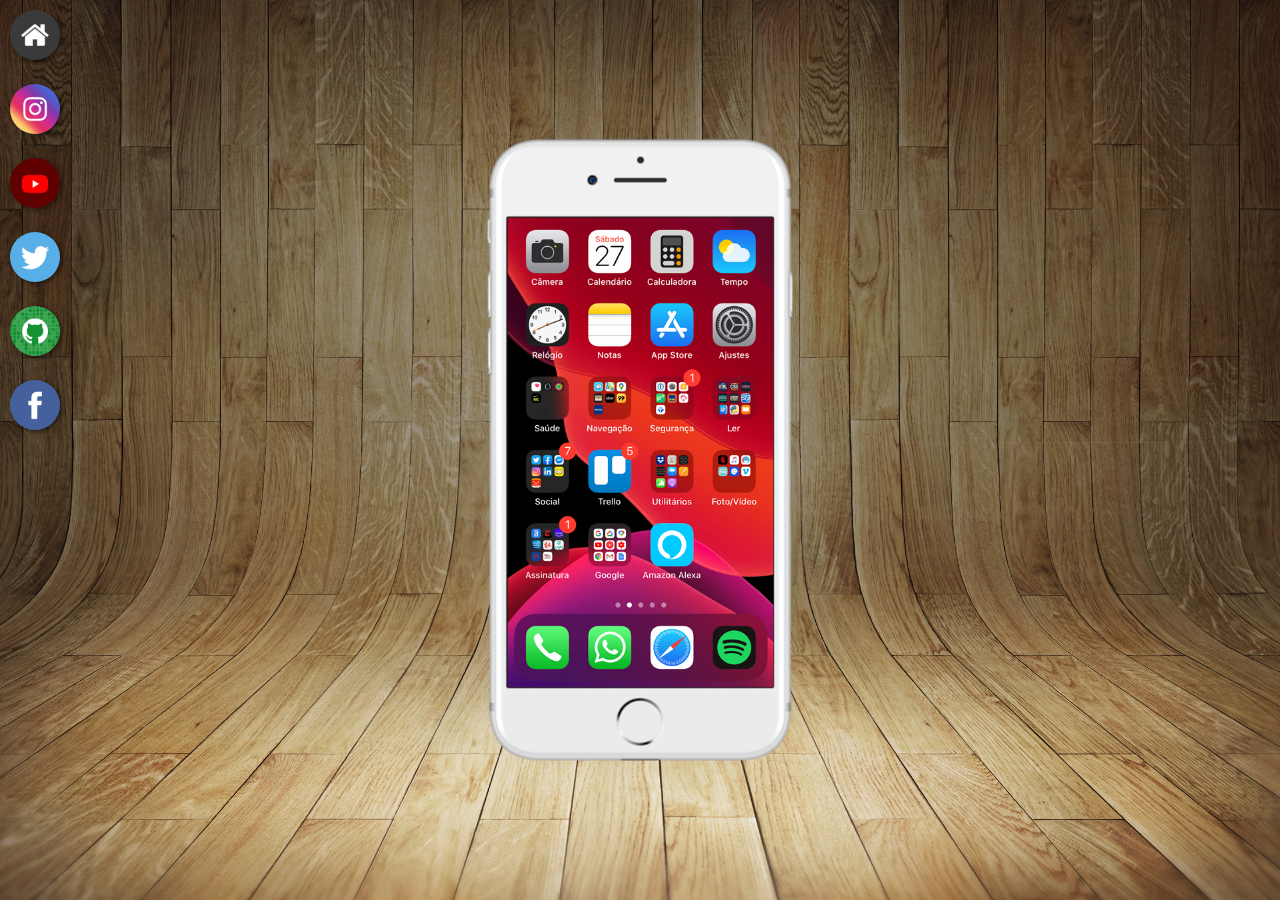
<file: index.html>
<!DOCTYPE html>
<html lang="pt-br">
<head>
    <meta charset="UTF-8">
    <meta http-equiv="X-UA-Compatible" content="IE=edge">
    <meta name="viewport" content="width=device-width, initial-scale=1.0">
    <link rel="shortcut icon" href="imagens/icon-tv.png" type="image/x-icon">
    <link rel="stylesheet" href="estilos/style.css">
    <title>Projeto Redes Sociais</title>
</head>
<body>
    <main>
        <section id="telefone">
            <iframe src="home.html"name='tela' id="tela" frameborder="0">
                seu navegador nao é compativel com isso.
            </iframe>
        </section>
        <section id="redes-sociais">
            <a href="home.html" target="tela"><img src="imagens/logo-home.jpg" alt="Home"></a><br>
            <a href="instagram.html" target="tela"><img src="imagens/logo-instagram.jpg" alt="Instagram"></a><br>
            <a href="youtube.html" target="tela"><img src="imagens/logo-youtube.jpg" alt="Youtube"></a><br>
            <a href="#" target="tela"><img src="imagens/logo-twitter.jpg" alt="Twitter"></a><br>
            <a href="github.html" target="tela"><img src="imagens/logo-github.jpg" alt="Github"></a><br>
            <a href="#" target="tela"><img src="imagens/logo-facebook.jpg" alt="Facebook"></a>
        </section>
        
    </main>
   
</body>
</html>
</file>
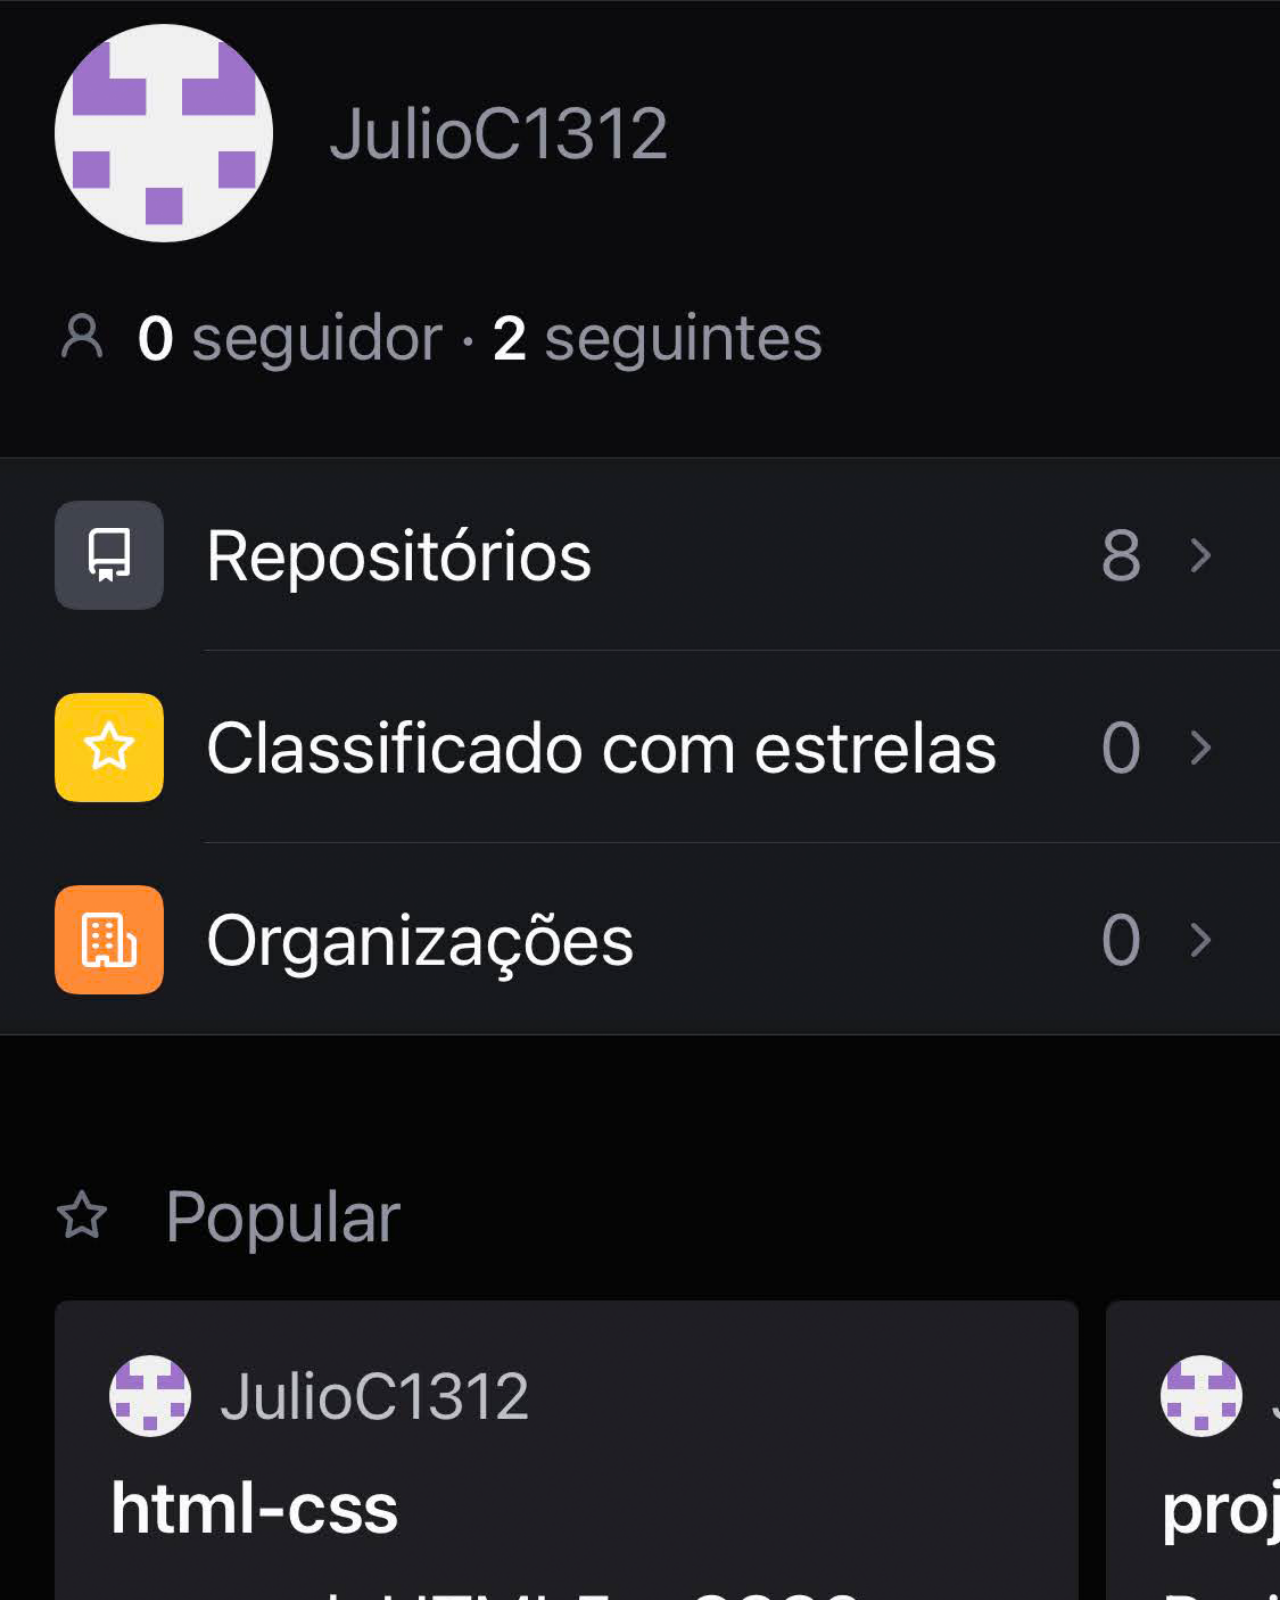
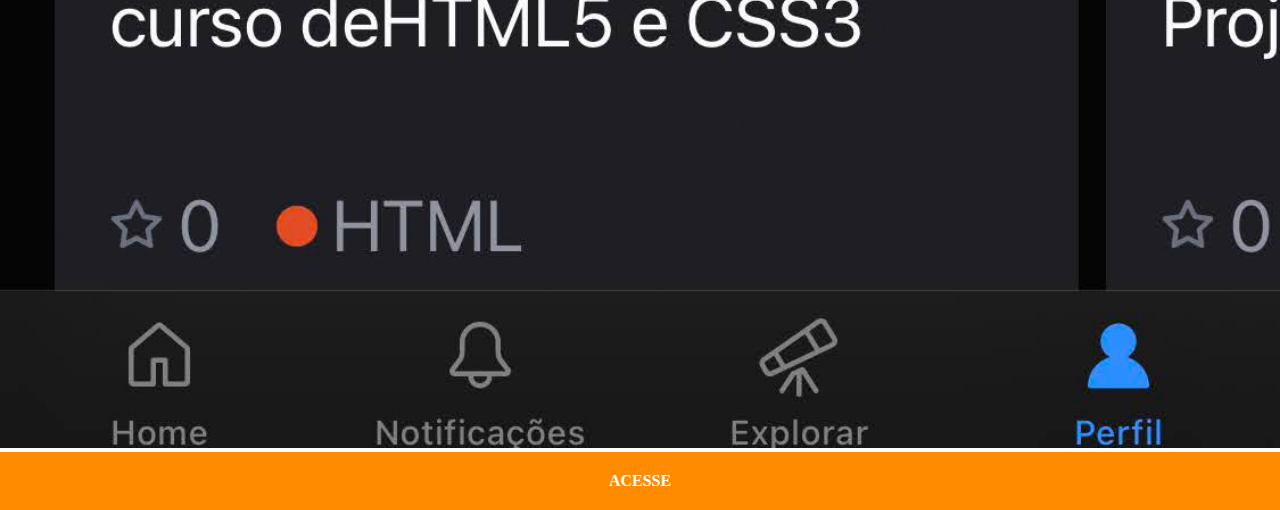
<file: github.html>
<!DOCTYPE html>
<html lang="en">
<head>
    <meta charset="UTF-8">
    <meta http-equiv="X-UA-Compatible" content="IE=edge">
    <meta name="viewport" content="width=device-width, initial-scale=1.0">
    <title>Github</title>
    <link rel="stylesheet" href="estilos/social.css">
</head>
<body>
    <img src="imagens/tela-github.png" alt="Github">
    <a href="https://github.com/JulioC1312" target="_blank">ACESSE</a>
</body>
</html>
</file>
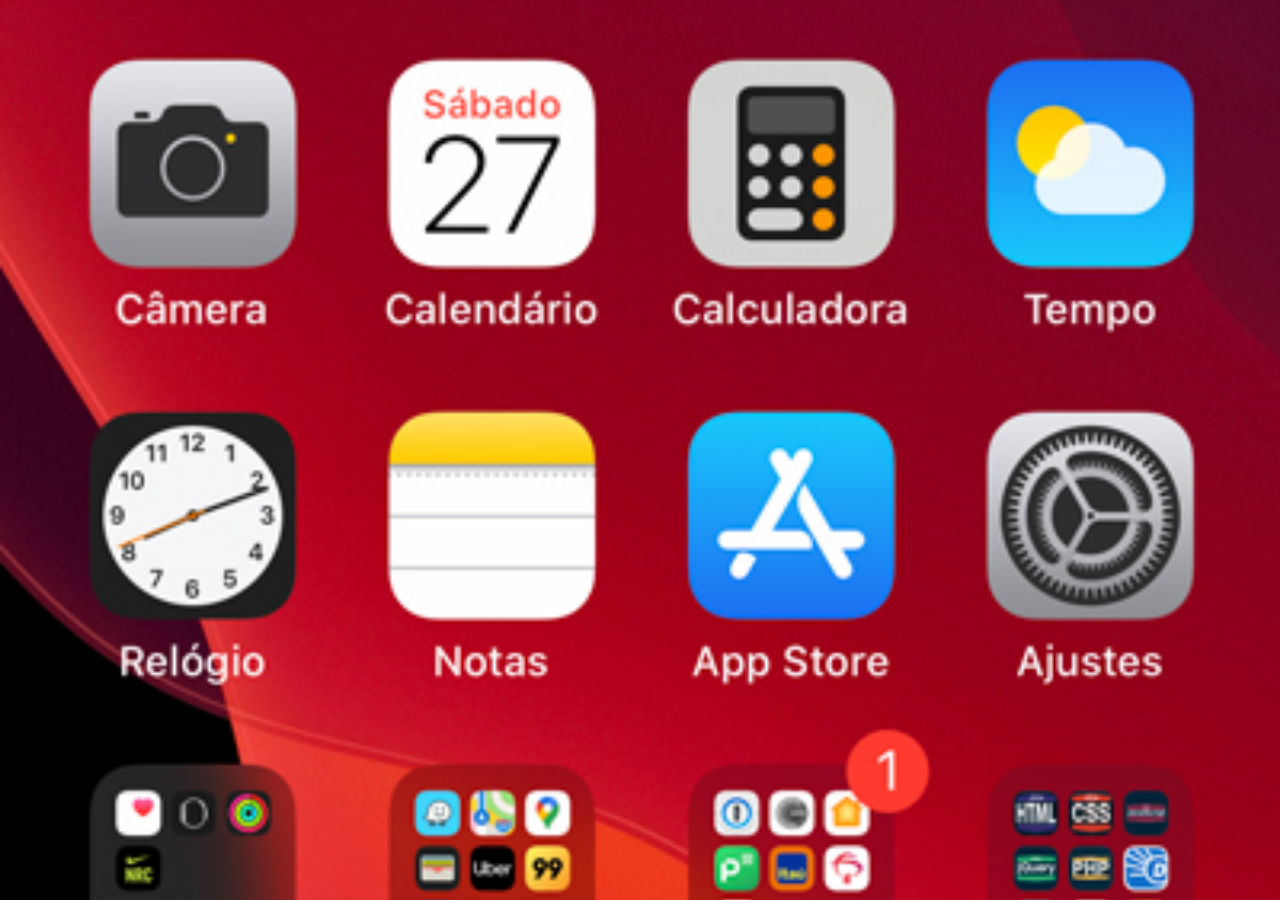
<file: home.html>
<!DOCTYPE html>
<html lang="pt-br">
<head>
    <meta charset="UTF-8">
    <meta http-equiv="X-UA-Compatible" content="IE=edge">
    <meta name="viewport" content="width=device-width, initial-scale=1.0">
    <title>home</title>
</head>
<style>
    *{
        padding: 0px;
        margin: 0px;
        box-sizing: border-box;

    }
    body{
        width: 100vw;
        height: 100vh;
        background: black url(imagens/tela-home.jpg) no-repeat top center;
        background-size: cover;
    }
</style>
<body>
    
</body>
</html>
</file>
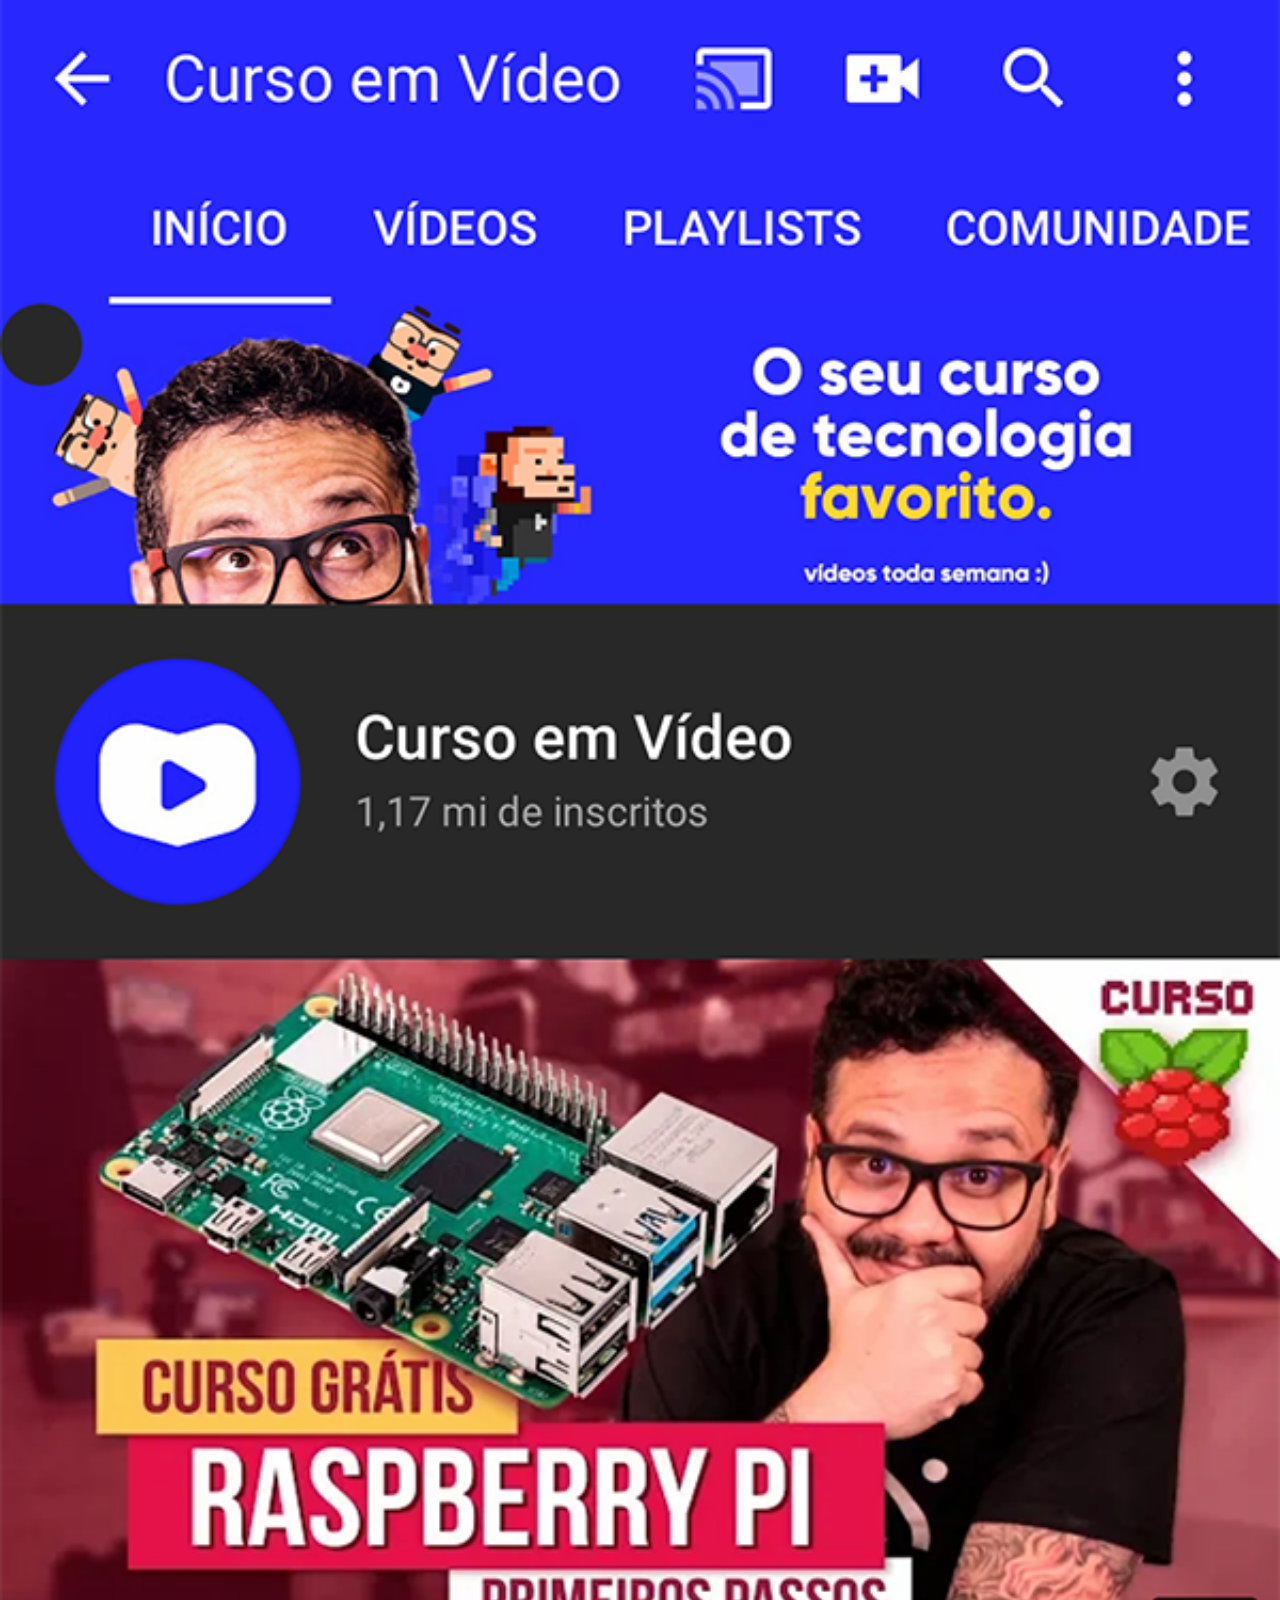
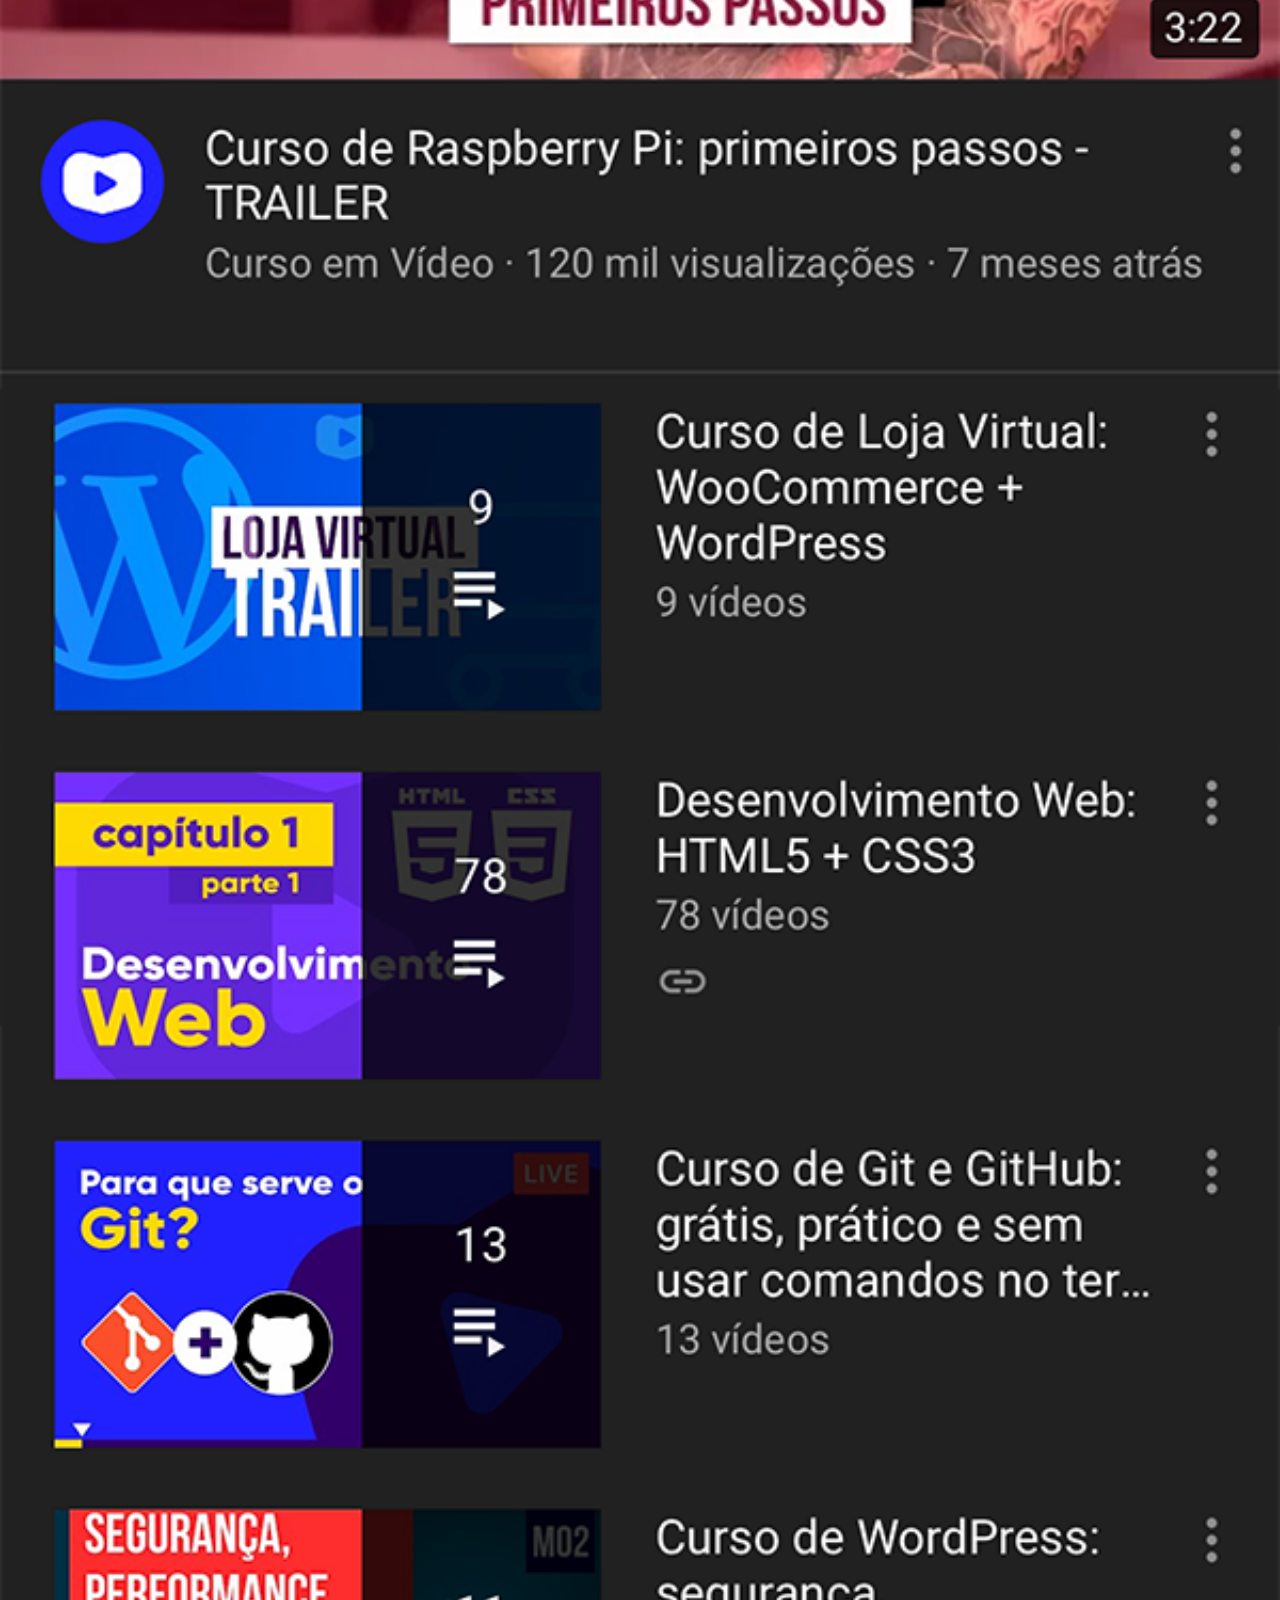
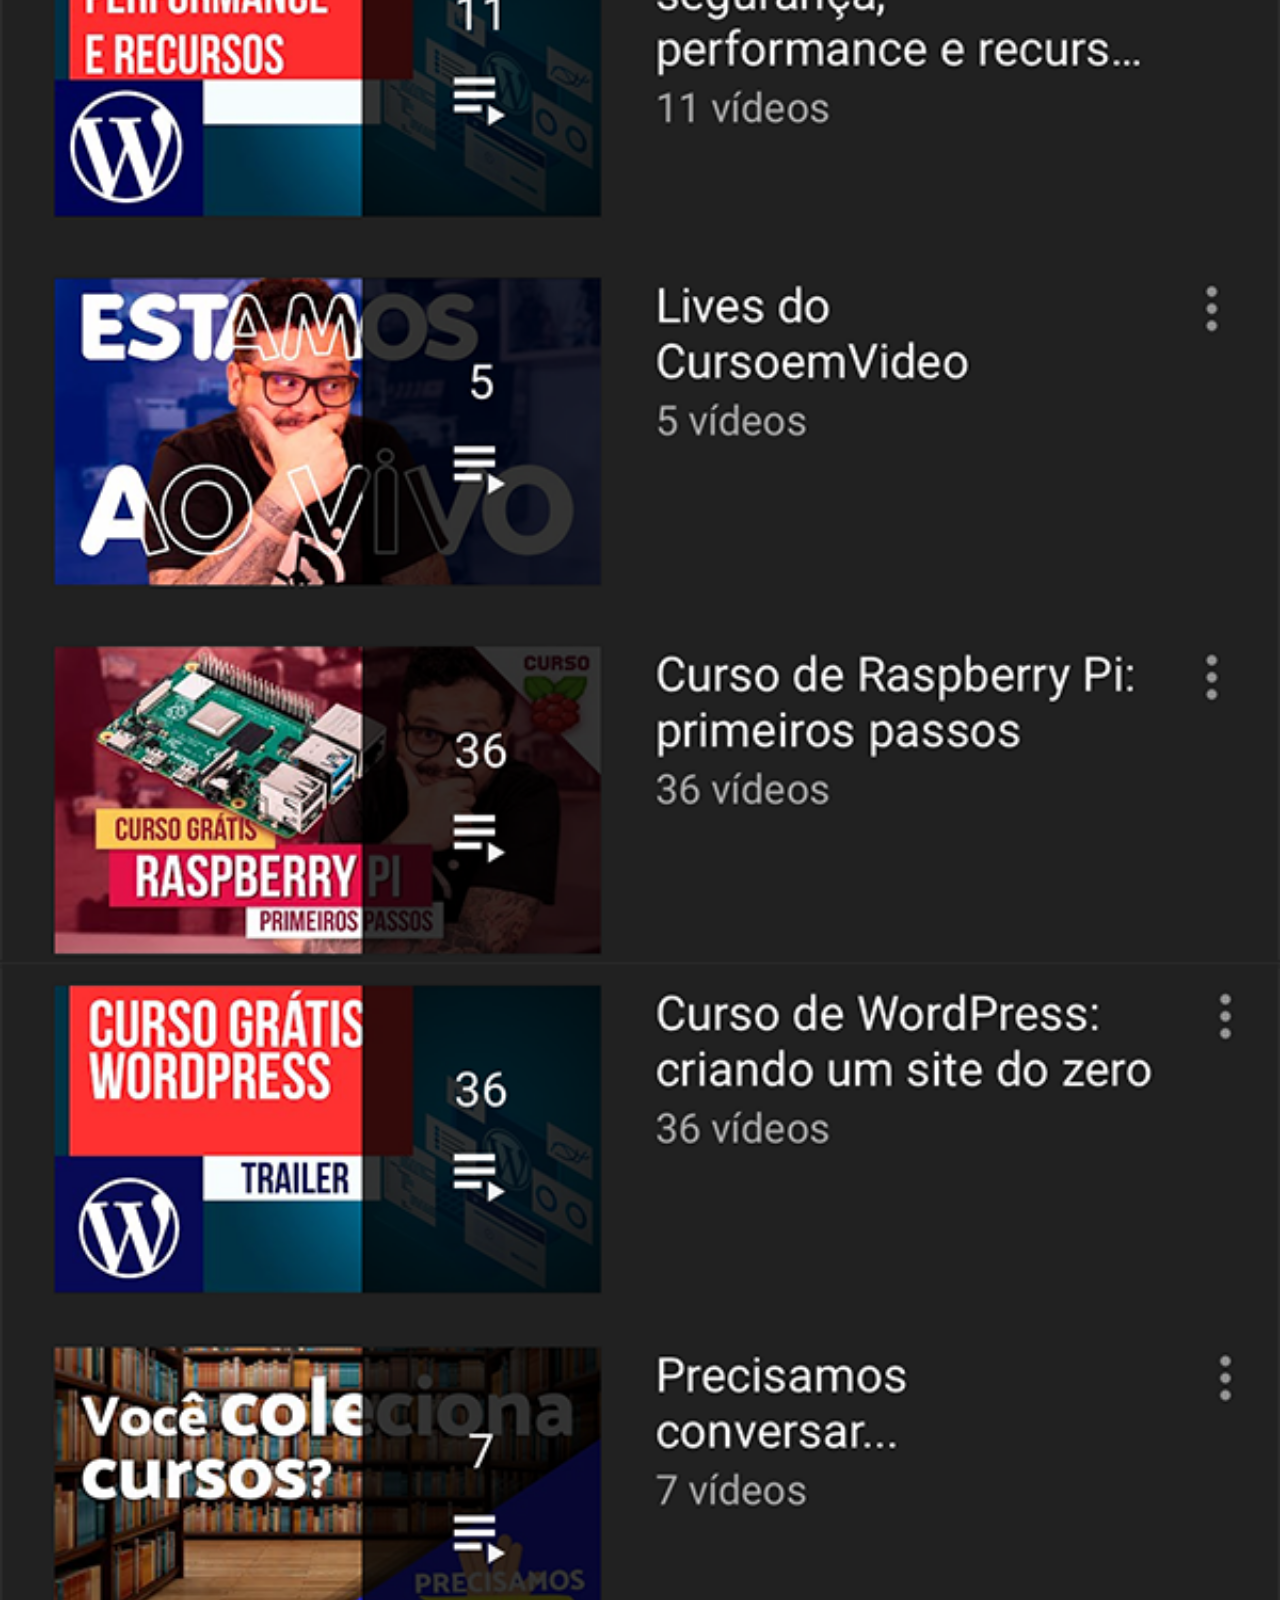
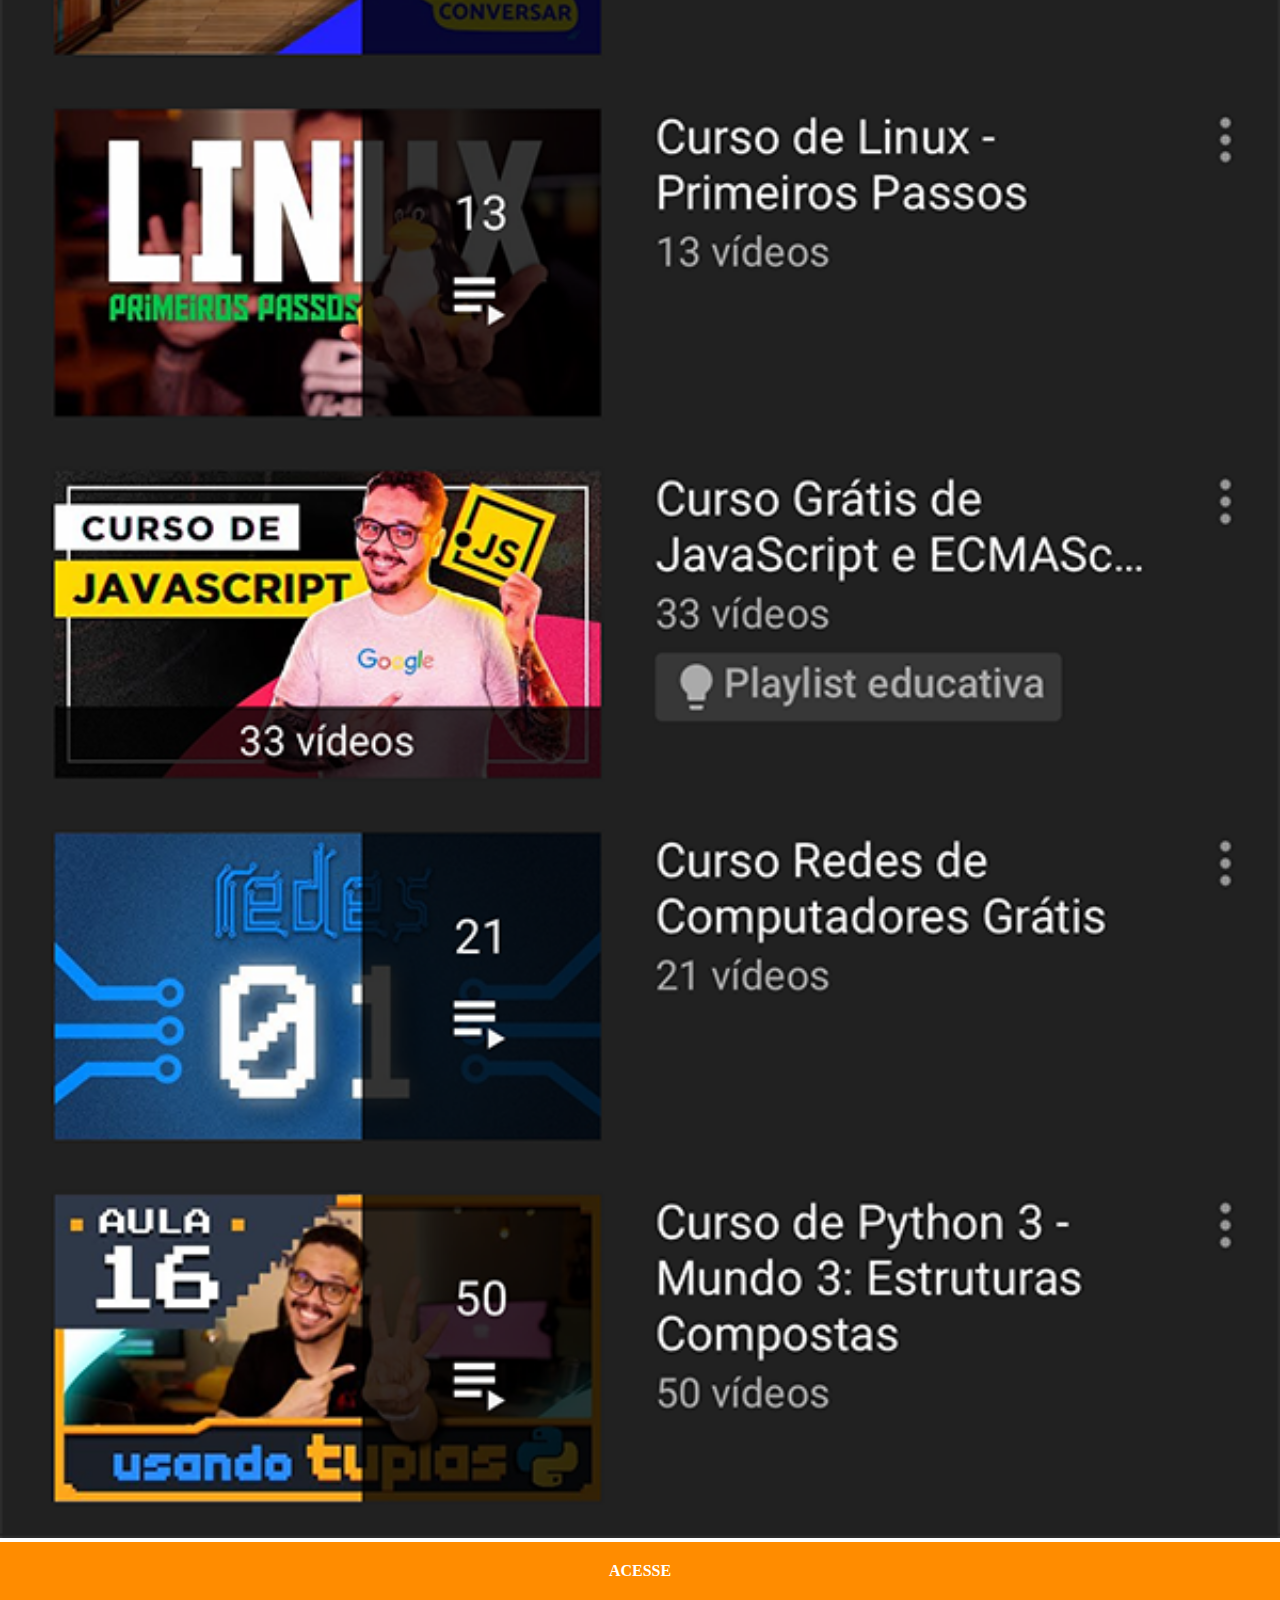
<file: youtube.html>
<!DOCTYPE html>
<html lang="pt-br">
<head>
    <meta charset="UTF-8">
    <meta http-equiv="X-UA-Compatible" content="IE=edge">
    <meta name="viewport" content="width=device-width, initial-scale=1.0">
    <title>Youtube</title>
    <link rel="stylesheet" href="estilos/social.css">
</head>
<style>
   
</style>
<body>
    <img src="imagens/tela-youtube.png" alt="Youtube"><a href="https://www.youtube.com/c/CursoemVídeo/playlists" target="_blank">ACESSE</a>
</body>
</html>
</file>
<file: estilos/style.css>
@charset "UTF-8";

*{
    margin: 0px;
    padding: 0px;
    box-sizing: border-box;

}
html, body{
    width: 100vw;
    height: 100vh;
    background-color: black;
}

body{
    background: url(../imagens/fundo-madeira.jpg)no-repeat top center;
    background-size: cover;
    background-attachment: fixed;
}
main{
    position: relative;
    height: 100vh;
   
}

section#telefone{
    position: absolute;
    top: 50%;
    left: 50%;
    transform: translate(-50%,-50%);
    height: 627px;
    width: 311px;
    background: url('../imagens/frame-iphone.png') no-repeat;
   
}

iframe#tela{
    position: relative;
    top: 81px;
    left: 23px;
    width: 266px;
    height: 470px;
}

section#redes-sociais img{
width: 50px;
margin: 10px;
border-radius: 50%;
box-shadow: 2px 2px 5px rgba(0, 0, 0, 0.507);
box-sizing: border-box;
}
section#redes-sociais img:hover{
border: 2px solid rgba(255, 255, 255, 0.562);
transform: translate(-2px,-2px);
box-shadow: 5px 5px 10px rgba(0, 0, 0, 0.459);
transition: transform .2s;
}
</file>
<file: estilos/social.css>
@charset "UTF-8";

*{
    padding: 0px;
    margin: 0px;
    box-sizing: border-box;
}
::-webkit-scrollbar{
    width: 0px;
    height: 0px;
}
img{
width: 100vw;        

}
a{
    display: block;
    background-color: darkorange;
    padding: 20px;
    color:white;
    text-align: center;
    font-weight: bolder;
    text-decoration: none;
}
a:hover{
    background-color: lightsalmon;
}
</file>
